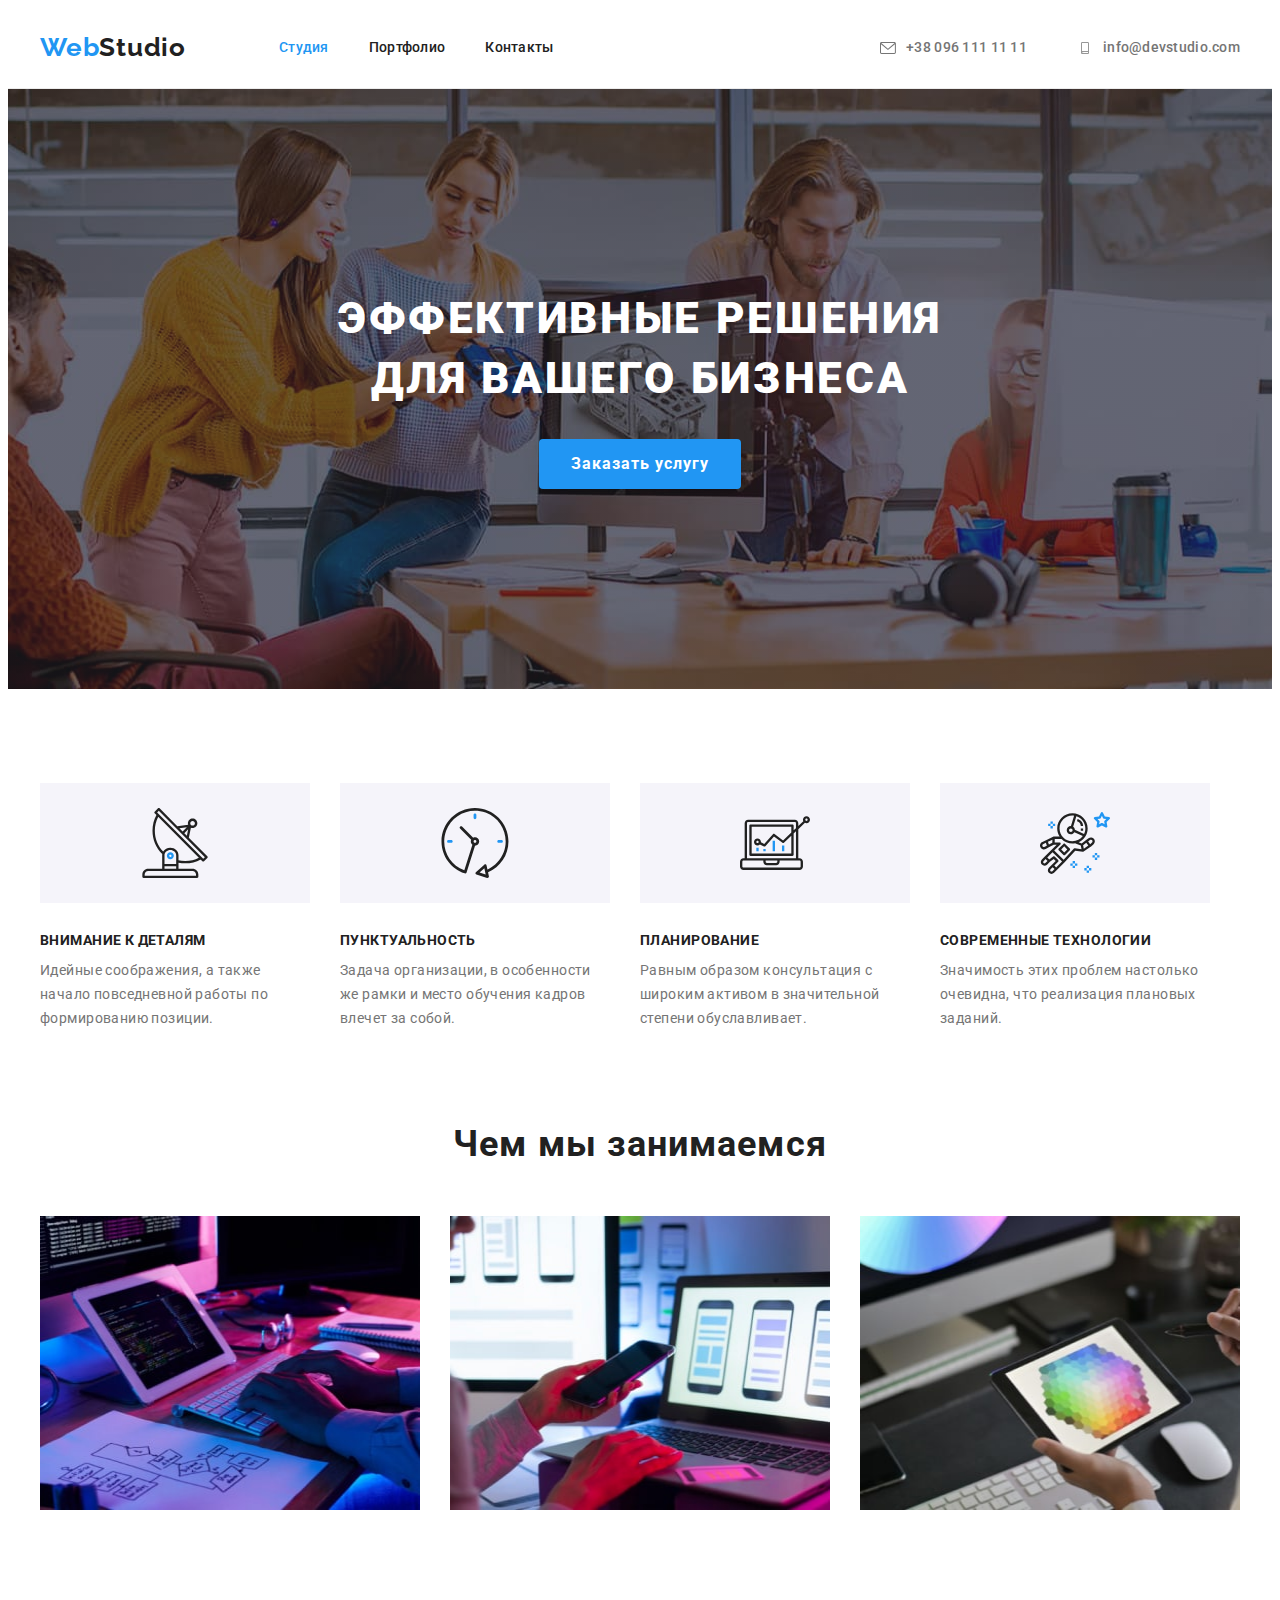
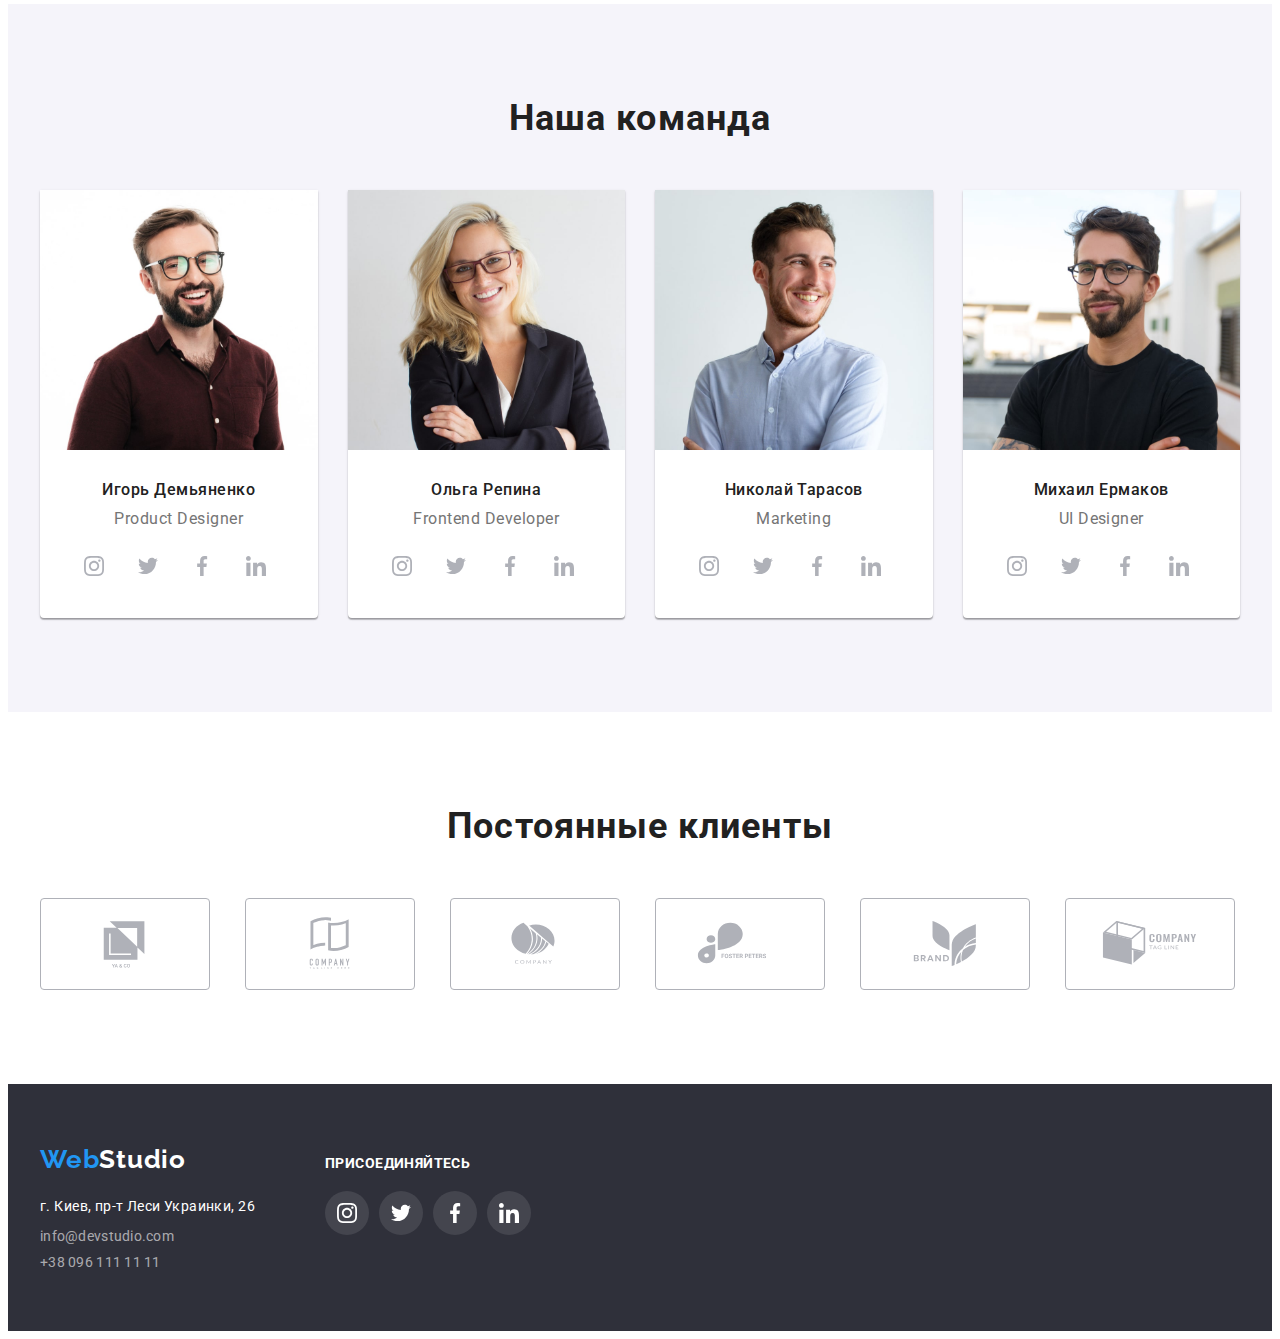
<file: index.html>
<!DOCTYPE html>
<html lang="ru">
<head>
    <meta charset="UTF-8">
    <meta http-equiv="X-UA-Compatible" content="IE=edge">
    <meta name="viewport" content="width=device-width, initial-scale=1.0">
    <title>Web Studio</title>
    <link rel="preconnect" href="https://fonts.googleapis.com">
    <link rel="preconnect" href="https://fonts.gstatic.com" crossorigin>
    <link href="https://fonts.googleapis.com/css2?family=Raleway:wght@700&family=Roboto:wght@400;500;700;900&display=swap"
        rel="stylesheet">
    <link rel="stylesheet" href="https://cdnjs.cloudflare.com/ajax/libs/modern-normalize/1.1.0/modern-normalize.min.css"
            integrity="sha512-wpPYUAdjBVSE4KJnH1VR1HeZfpl1ub8YT/NKx4PuQ5NmX2tKuGu6U/JRp5y+Y8XG2tV+wKQpNHVUX03MfMFn9Q=="
            crossorigin="anonymous" referrerpolicy="no-referrer" />
    <link rel="stylesheet" href="./css/styles.css"/>
</head>
<body>
    <!-- ШАПКА САЙТА-->
    <header class="header">
        <div class="container header-container">
        <a class="link header-logo" href="./index.html"><span class="header-logo-half">Web</span>Studio</a>
        <nav class="header-navigation">
        <ul class="list header-list">
            <li class="header-item"><a class="link header-link current" href="./index.html">Студия</a></li>
            <li class="header-item"><a class="link header-link" href="./portfolio.html">Портфолио</a></li>
            <li class="header-item"><a class="link header-link" href="">Контакты</a></li>
        </ul>
        </nav>
        <ul class="list header-list contact-placetment">
        <li class="header-tel-placement">
            <a class="link header-tel header-link" href="tel:+380961111111">
                <svg class="header-icon" width="16" height="12">
                    <use href="./main-page-images/sprite.svg#icon-envelope"></use>
                </svg> +38 096 111 11 11</a></li>
        <li><a class="link header-mail header-link" href="mailto:info@devstudio.com">
            <svg class="header-icon" width="16" height="12">
                <use href="./main-page-images/sprite.svg#icon-smartphone"></use>
            </svg>info@devstudio.com</a></li>
        </ul>
        </div>
    </header>
    <!-- ОСНОВНОЙ КОНТЕНТ-->
    <main>
        <section class="hero">
            <div class="container">
            <h1 class="main-title">Эффективные решения для вашего бизнеса</h1>
            <button class="main-button" type="button">Заказать услугу</button>
            </div>
        </section>
        <section class="specialities">
            <div class="container">
            <ul class="list specialities-container">
                <li class="specialities-item">
                    <div class="specialities-icon">
                        <svg width="70" height="70">
                            <use href="main-page-images/sprite.svg#icon-antenna"></use>
                        </svg>
                    </div>
                    <h3 class="specialities-title">Внимание к деталям</h3>
                    <p class="specialities-content">Идейные соображения, а также начало повседневной работы по формированию позиции.</p>
                </li>
                <li class="specialities-item">
                    <div class="specialities-icon">
                        <svg width="70" height="70">
                            <use href="main-page-images/sprite.svg#icon-clock"></use>
                        </svg>
                    </div>
                    <h3 class="specialities-title">Пунктуальность</h3>
                    <p class="specialities-content">Задача организации, в особенности же рамки и место обучения кадров влечет за собой.</p>
                </li>
                <li class="specialities-item">
                    <div class="specialities-icon">
                        <svg width="70" height="70">
                            <use href="main-page-images/sprite.svg#icon-diagram"></use>
                        </svg>
                    </div>
                    <h3 class="specialities-title">Планирование</h3>
                    <p class="specialities-content">Равным образом консультация с широким активом в значительной степени обуславливает.</p>
                </li>
                <li class="specialities-item">
                    <div class="specialities-icon">
                        <svg width="70" height="70">
                            <use href="main-page-images/sprite.svg#icon-astronaut"></use>
                        </svg>
                    </div>
                    <h3 class="specialities-title">Современные технологии</h3>
                    <p class="specialities-content">Значимость этих проблем настолько очевидна, что реализация плановых заданий.</p>
                </li>
            </ul>
            </div>
        </section>
        <section class="what-we-do">
            <div class="container">
            <h2 class="what-we-do-title">Чем мы зaнимаемся</h2>
            <ul class="list what-we-do-container" >
                <li class="what-we-do-item"><img src="./main-page-images/img.jpg" alt="Бекэнд" width="370" height="294"></li>
                <li class="what-we-do-item"><img src="./main-page-images/img1.jpg" alt="Фронтэнд" width="370" height="294"></li>
                <li class="what-we-do-item"><img src="./main-page-images/img2.jpg" alt="Дизайн" width="370" height="294"></li>
            </ul>
            </div>
        </section>
        <section class="our-team">
            <div class="container">
            <h2 class="our-team-title">Наша команда</h2>
            <ul class="list our-team-container">
                <li class="our-team-item">
                    <img src="./main-page-images/img3.jpg" alt="Игорь Демьяненко" width="270" height="260">
                    <div class="our-team-text-placement">
                    <h3 class="our-team-member-title">Игорь Демьяненко</h3>
                    <p class="our-team-content">Product Designer</p>
                    <ul class="list our-team-social-list">
                        <li class="our-team-social-iteam">
                            <a href="" class="our-team-social-link">
                                <svg class="our-team-social-icon" width="20" height="20">
                                    <use href="./main-page-images/sprite.svg#icon-instagram"></use>
                                </svg>
                            </a>
                        </li>
                        <li class="our-team-social-iteam">
                            <a href="" class="our-team-social-link">
                                <svg class="our-team-social-icon" width="20" height="20">
                                    <use href="./main-page-images/sprite.svg#icon-twitter"></use>
                                </svg>
                            </a>
                        </li>
                        <li class="our-team-social-iteam">
                            <a href="" class="our-team-social-link">
                                <svg class="our-team-social-icon" width="20" height="20">
                                    <use href="./main-page-images/sprite.svg#icon-facebook"></use>
                                </svg>
                            </a>
                        </li>
                        <li class="our-team-social-iteam">
                            <a href="" class="our-team-social-link">
                                <svg class="our-team-social-icon" width="20" height="20">
                                    <use href="./main-page-images/sprite.svg#icon-linkedin"></use>
                                </svg>
                            </a>
                        </li>
                    </ul>
                    </div>
                </li>
                <li class="our-team-item">
                    <img src="./main-page-images/img4.jpg" alt="Ольга Репина" width="270" height="260">
                    <div class="our-team-text-placement">
                    <h3 class="our-team-member-title">Ольга Репина</h3>
                    <p class="our-team-content">Frontend Developer</p>
                    <ul class="list our-team-social-list">
                        <li class="our-team-social-iteam">
                            <a href="" class="our-team-social-link">
                                <svg class="our-team-social-icon" width="20" height="20">
                                    <use href="./main-page-images/sprite.svg#icon-instagram"></use>
                                </svg>
                            </a>
                        </li>
                        <li class="our-team-social-iteam">
                            <a href="" class="our-team-social-link">
                                <svg class="our-team-social-icon" width="20" height="20">
                                    <use href="./main-page-images/sprite.svg#icon-twitter"></use>
                                </svg>
                            </a>
                        </li>
                        <li class="our-team-social-iteam">
                            <a href="" class="our-team-social-link">
                                <svg class="our-team-social-icon" width="20" height="20">
                                    <use href="./main-page-images/sprite.svg#icon-facebook"></use>
                                </svg>
                            </a>
                        </li>
                        <li class="our-team-social-iteam">
                            <a href="" class="our-team-social-link">
                                <svg class="our-team-social-icon" width="20" height="20">
                                    <use href="./main-page-images/sprite.svg#icon-linkedin"></use>
                                </svg>
                            </a>
                        </li>
                    </ul>
                    </div>
                </li>
                <li class="our-team-item">
                    <img src="./main-page-images/img5.jpg" alt="Николай Тарасов" width="270" height="260">
                    <div class="our-team-text-placement">
                    <h3 class="our-team-member-title">Николай Тарасов</h3>
                    <p class="our-team-content">Marketing</p>
                    <ul class="list our-team-social-list">
                        <li class="our-team-social-iteam">
                            <a href="" class="our-team-social-link">
                                <svg class="our-team-social-icon" width="20" height="20">
                                    <use href="./main-page-images/sprite.svg#icon-instagram"></use>
                                </svg>
                            </a>
                        </li>
                        <li class="our-team-social-iteam">
                            <a href="" class="our-team-social-link">
                                <svg class="our-team-social-icon" width="20" height="20">
                                    <use href="./main-page-images/sprite.svg#icon-twitter"></use>
                                </svg>
                            </a>
                        </li>
                        <li class="our-team-social-iteam">
                            <a href="" class="our-team-social-link">
                                <svg class="our-team-social-icon" width="20" height="20">
                                    <use href="./main-page-images/sprite.svg#icon-facebook"></use>
                                </svg>
                            </a>
                        </li>
                        <li class="our-team-social-iteam">
                            <a href="" class="our-team-social-link">
                                <svg class="our-team-social-icon" width="20" height="20">
                                    <use href="./main-page-images/sprite.svg#icon-linkedin"></use>
                                </svg>
                            </a>
                        </li>
                    </ul>
                    </div>
                </li>
                <li class="our-team-item">
                    <img src="./main-page-images/img6.jpg" alt="Михаил Ермаков" width="270" height="260">
                    <div class="our-team-text-placement">
                    <h3 class="our-team-member-title">Михаил Ермаков</h3>
                    <p class="our-team-content">UI Designer</p>
                    <ul class="list our-team-social-list">
                        <li class="our-team-social-iteam">
                            <a href="" class="our-team-social-link">
                                <svg class="our-team-social-icon" width="20" height="20">
                                    <use href="./main-page-images/sprite.svg#icon-instagram"></use>
                                </svg>
                            </a>
                        </li>
                        <li class="our-team-social-iteam">
                            <a href="" class="our-team-social-link">
                                <svg class="our-team-social-icon" width="20" height="20">
                                    <use href="./main-page-images/sprite.svg#icon-twitter"></use>
                                </svg>
                            </a>
                        </li>
                        <li class="our-team-social-iteam">
                            <a href="" class="our-team-social-link">
                                <svg class="our-team-social-icon" width="20" height="20">
                                    <use href="./main-page-images/sprite.svg#icon-facebook"></use>
                                </svg>
                            </a>
                        </li>
                        <li class="our-team-social-iteam">
                            <a href="" class="our-team-social-link">
                                <svg class="our-team-social-icon" width="20" height="20">
                                    <use href="./main-page-images/sprite.svg#icon-linkedin"></use>
                                </svg>
                            </a>
                        </li>
                    </ul>
                    </div>
                </li>
            </ul>
            </div>
        </section>
        <section class="regular-customers">
            <div class="container">
                <h2 class="regular-customers-title">Постоянные клиенты</h2>
                <ul class="list regular-customers-list">
                    <li class="regular-customers-item">
                        <a href="" class="regular-customers-link">
                                <svg class="regular-customers-icon" width="106" height="60">
                                    <use href="./main-page-images/sprite.svg#icon-client1"></use>
                                </svg>
                            </a>
                    </li>
                    <li class="regular-customers-item">
                        <a href="" class="regular-customers-link">
                            <svg class="regular-customers-icon" width="106" height="60">
                                <use href="./main-page-images/sprite.svg#icon-client2"></use>
                            </svg>
                        </a>
                    </li>
                    <li class="regular-customers-item">
                        <a href="" class="regular-customers-link">
                            <svg class="regular-customers-icon" width="106" height="60">
                                <use href="./main-page-images/sprite.svg#icon-client3"></use>
                            </svg>
                        </a>
                    </li>
                    <li class="regular-customers-item">
                        <a href="" class="regular-customers-link">
                            <svg class="regular-customers-icon" width="106" height="60">
                                <use href="./main-page-images/sprite.svg#icon-client4"></use>
                            </svg>
                        </a>
                    </li>
                    <li class="regular-customers-item">
                        <a href="" class="regular-customers-link">
                            <svg class="regular-customers-icon" width="106" height="60">
                                <use href="./main-page-images/sprite.svg#icon-client5"></use>
                            </svg>
                        </a>
                    </li>
                    <li class="regular-customers-item">
                        <a href="" class="regular-customers-link">
                            <svg class="regular-customers-icon" width="106" height="60">
                                <use href="./main-page-images/sprite.svg#icon-client6"></use>
                            </svg>
                        </a>
                    </li>
                </ul>
            </div>
        </section>
    </main>
    <!--ПОДВАЛ-->
    <footer class="footer">
        <div class="container footer-connect-wrap">
                <div class="">
                    <a class="link footer-logo" href="./index.html"><span class="footer-logo-half">Web</span>Studio</a>
                    <address class="links-placement">
                    <ul class="list">
                        <li class="footer-links-item"><a class="link footer-map" href="https://goo.gl/maps/WWmgvSHM27YMRbb8A" target="_blank" rel="noopener noreferrer">г. Киев, пр-т Леси Украинки, 26</a></li>
                        <li class="footer-links-item"><a class="link footer-mail" href="mailto:info@devstudio.com">info@devstudio.com</a></li>
                        <li><a class="link footer-tel" href="tel:+380961111111">+38 096 111 11 11</a></li>
                    </ul>
                    </address>
                </div>
        <div class="join-us">
            <p class="join-us-title">Присоединяйтесь</p>
            <ul class="list join-us-social-list">
                <li class="join-us-social-item">
                    <a href="" class="join-us-social-link">
                        <svg class="join-us-social-icon" width="20" height="20">
                            <use href="./main-page-images/sprite.svg#icon-instagram"></use>
                        </svg>
                    </a>
                </li>
                <li class="join-us-social-item">
                    <a href="" class="join-us-social-link">
                        <svg class="join-us-social-icon" width="20" height="20">
                            <use href="./main-page-images/sprite.svg#icon-twitter"></use>
                        </svg>
                    </a>
                </li>
                <li class="join-us-social-item">
                    <a href="" class="join-us-social-link">
                        <svg class="join-us-social-icon" width="20" height="20">
                            <use href="./main-page-images/sprite.svg#icon-facebook"></use>
                        </svg>
                    </a>
                </li>
                <li class="join-us-social-item">
                    <a href="" class="join-us-social-link">
                        <svg class="join-us-social-icon" width="20" height="20">
                            <use href="./main-page-images/sprite.svg#icon-linkedin"></use>
                        </svg>
                    </a>
                </li>
            </ul>
        </div>
        </div>
    </footer>
</body>
</html>
</file>
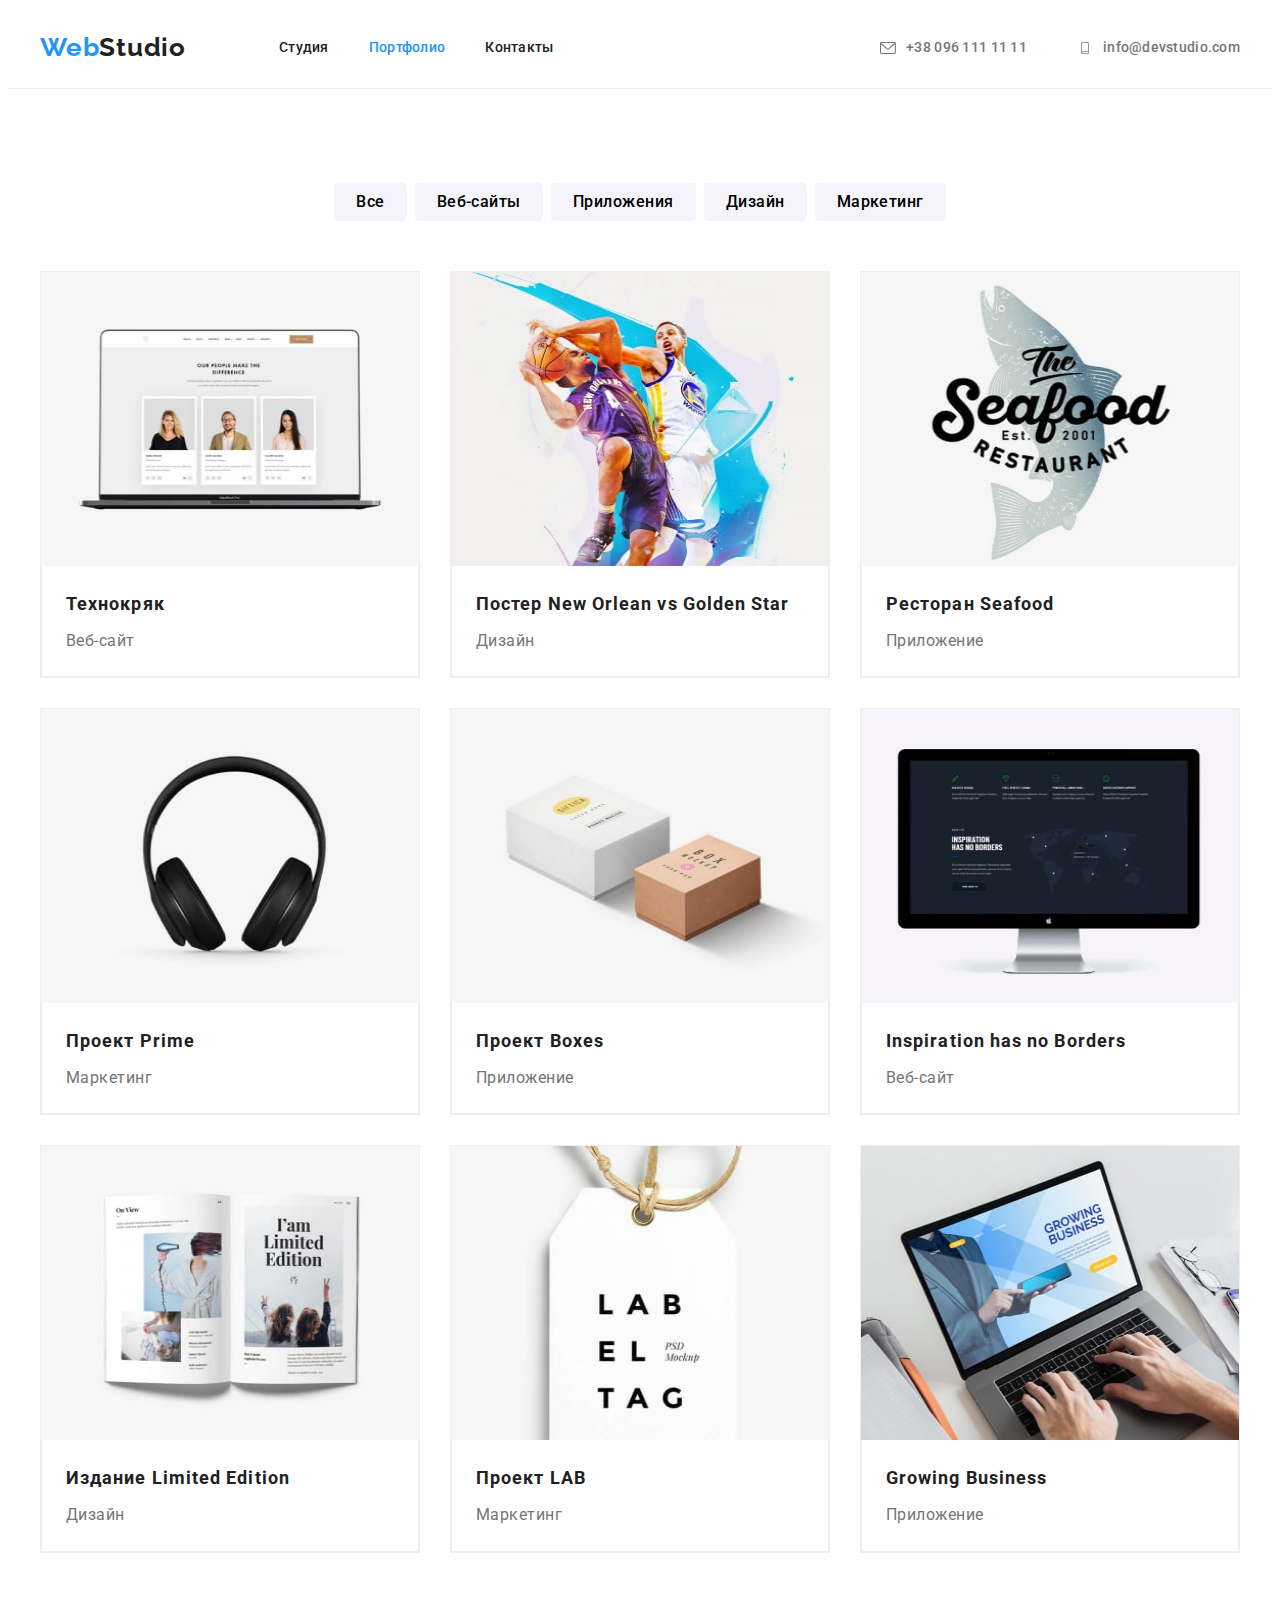
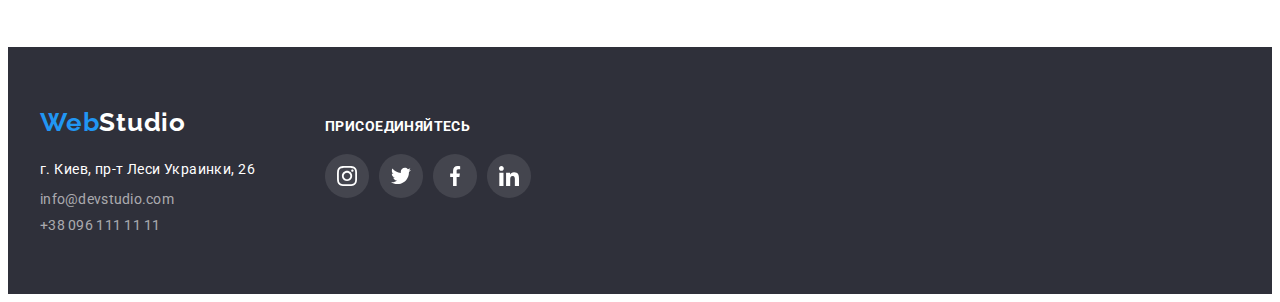
<file: portfolio.html>
<!DOCTYPE html>
<html lang="ru">

<head>
    <meta charset="UTF-8">
    <meta http-equiv="X-UA-Compatible" content="IE=edge">
    <meta name="viewport" content="width=device-width, initial-scale=1.0">
    <title>Web Studio</title>
    <link rel="preconnect" href="https://fonts.googleapis.com">
    <link rel="preconnect" href="https://fonts.gstatic.com" crossorigin>
    <link href="https://fonts.googleapis.com/css2?family=Raleway:wght@700&family=Roboto:wght@400;500;700;900&display=swap"
        rel="stylesheet">
    <link rel="stylesheet" href="https://cdnjs.cloudflare.com/ajax/libs/modern-normalize/1.1.0/modern-normalize.min.css"
        integrity="sha512-wpPYUAdjBVSE4KJnH1VR1HeZfpl1ub8YT/NKx4PuQ5NmX2tKuGu6U/JRp5y+Y8XG2tV+wKQpNHVUX03MfMFn9Q=="
        crossorigin="anonymous" referrerpolicy="no-referrer" />
    <link rel="stylesheet" href="./css/styles.css"/>
</head>

<body>
    <!-- ШАПКА САЙТА-->
    <header class="header">
        <div class="container header-container">
            <a class="link header-logo" href="./index.html"><span class="header-logo-half">Web</span>Studio</a>
            <nav class="header-navigation">
                <ul class="list header-list">
                    <li class="header-item"><a class="link header-link" href="./index.html">Студия</a></li>
                    <li class="header-item"><a class="link header-link current" href="./portfolio.html">Портфолио</a></li>
                    <li class="header-item"><a class="link header-link" href="">Контакты</a></li>
                </ul>
            </nav>
            <ul class="list header-list contact-placetment">
                <li class="header-tel-placement">
                    <a class="link header-tel header-link" href="tel:+380961111111">
                        <svg class="header-icon" width="16" height="12">
                            <use href="./main-page-images/sprite.svg#icon-envelope"></use>
                        </svg> +38 096 111 11 11</a>
                </li>
                <li><a class="link header-mail header-link" href="mailto:info@devstudio.com">
                        <svg class="header-icon" width="16" height="12">
                            <use href="./main-page-images/sprite.svg#icon-smartphone"></use>
                        </svg>info@devstudio.com</a></li>
            </ul>
        </div>
    </header>
        <!-- ОСНОВНОЙ КОНТЕНТ-->
        <main>
            <section class="portfolio">
                <div class="container">
            <h1 class="visually-hidden">Портфолио наших проектов</h1>
            <!--Панель фильтров-->
            <ul class="list filter-buttons-container">
                <li class="filter-item"><button class="filter-buttons" type="button">Все</button></li>
                <li class="filter-item"><button class="filter-buttons" type="button">Веб-сайты</button></li>
                <li class="filter-item"><button class="filter-buttons" type="button">Приложения</button></li>
                <li class="filter-item"><button class="filter-buttons" type="button">Дизайн</button></li>
                <li class="filter-item"><button class="filter-buttons" type="button">Маркетинг</button></li>
            </ul>
            <!--ПРИМЕРЫ ПРОЕКТОВ-->
            <ul class="list project-container">
                <li class="project-item">
                    <a class="link project-item-effect" href="">
                    <img src="./portfolio-images/img1.jpg" alt="Технокряк" width="370" height="294">
                    <div class="project-item-text-placement">
                        <h2 class="project-title">Технокряк</h2>
                        <p class="project-direction">Веб-сайт</p>
                    </div>
                    </a>
                </li>
                <li class="project-item">
                    <a class="link project-item-effect" href="">
                    <img src="./portfolio-images/img2.jpg" alt="Постер New Orlean vs Golden Star" width="370" height="294">
                    <div class="project-item-text-placement">
                    <h2 class="project-title">Постер New Orlean vs Golden Star</h2>
                    <p class="project-direction">Дизайн</p>
                    </div>
                    </a>
                </li>
                <li class="project-item">
                    <a class="link project-item-effect" href="">
                    <img src="./portfolio-images/img3.jpg" alt="Ресторан Seafood" width="370" height="294">
                    <div class="project-item-text-placement">
                    <h2 class="project-title">Ресторан Seafood</h2>
                    <p class="project-direction">Приложение</p>
                    </div>
                    </a>
                </li>
                <li class="project-item">
                    <a class="link project-item-effect" href="">
                    <img src="./portfolio-images/img4.jpg" alt="Проект Prime" width="370" height="294">
                    <div class="project-item-text-placement">
                    <h2 class="project-title">Проект Prime</h2>
                    <p class="project-direction">Маркетинг</p>
                    </div>
                    </a>
                </li>
                <li class="project-item">
                    <a class="link project-item-effect" href="">
                    <img src="./portfolio-images/img5.jpg" alt="Проект Boxes" width="370" height="294">
                    <div class="project-item-text-placement">
                    <h2 class="project-title">Проект Boxes</h2>
                    <p class="project-direction">Приложение</p>
                    </div>
                    </a>
                </li>
                <li class="project-item">
                    <a class="link project-item-effect" href="">
                    <img src="./portfolio-images/img6.jpg" alt="Inspiration has no Borders" width="370" height="294">
                    <div class="project-item-text-placement">
                    <h2 class="project-title">Inspiration has no Borders</h2>
                    <p class="project-direction">Веб-сайт</p>
                    </div>
                    </a>
                </li>
                <li class="project-item">
                    <a class="link project-item-effect" href="">
                    <img src="./portfolio-images/img7.jpg" alt="Издание Limited Edition" width="370" height="294">
                    <div class="project-item-text-placement">
                    <h2 class="project-title">Издание Limited Edition</h2>
                    <p class="project-direction">Дизайн</p>
                    </div>
                    </a>
                </li>
                <li class="project-item">
                    <a class="link project-item-effect" href="">
                    <img src="./portfolio-images/img8.jpg" alt="Проект LAB" width="370" height="294">
                    <div class="project-item-text-placement">
                    <h2 class="project-title">Проект LAB</h2>
                    <p class="project-direction">Маркетинг</p>
                    </div>
                    </a>
                </li>
                <li class="project-item">
                    <a class="link project-item-effect" href="">
                    <img src="./portfolio-images/img9.jpg" alt="Growing Business" width="370" height="294">
                    <div class="project-item-text-placement">
                    <h2 class="project-title">Growing Business</h2>
                    <p class="project-direction">Приложение</p>
                    </div>
                    </a>
                </li>
            </ul>
            </div>
            </section>
        </main>
    <!--ПОДВАЛ-->
    <footer class="footer">
        <div class="container footer-connect-wrap">
            <div class="">
                <a class="link footer-logo" href="./index.html"><span class="footer-logo-half">Web</span>Studio</a>
                <address class="links-placement">
                    <ul class="list">
                        <li class="footer-links-item"><a class="link footer-map"
                                href="https://goo.gl/maps/WWmgvSHM27YMRbb8A" target="_blank" rel="noopener noreferrer">г.
                                Киев, пр-т Леси Украинки, 26</a></li>
                        <li class="footer-links-item"><a class="link footer-mail"
                                href="mailto:info@devstudio.com">info@devstudio.com</a></li>
                        <li><a class="link footer-tel" href="tel:+380961111111">+38 096 111 11 11</a></li>
                    </ul>
                </address>
            </div>
            <div class="join-us">
                <p class="join-us-title">Присоединяйтесь</p>
                <ul class="list join-us-social-list">
                    <li class="join-us-social-item">
                        <a href="" class="join-us-social-link">
                            <svg class="join-us-social-icon" width="20" height="20">
                                <use href="./main-page-images/sprite.svg#icon-instagram"></use>
                            </svg>
                        </a>
                    </li>
                    <li class="join-us-social-item">
                        <a href="" class="join-us-social-link">
                            <svg class="join-us-social-icon" width="20" height="20">
                                <use href="./main-page-images/sprite.svg#icon-twitter"></use>
                            </svg>
                        </a>
                    </li>
                    <li class="join-us-social-item">
                        <a href="" class="join-us-social-link">
                            <svg class="join-us-social-icon" width="20" height="20">
                                <use href="./main-page-images/sprite.svg#icon-facebook"></use>
                            </svg>
                        </a>
                    </li>
                    <li class="join-us-social-item">
                        <a href="" class="join-us-social-link">
                            <svg class="join-us-social-icon" width="20" height="20">
                                <use href="./main-page-images/sprite.svg#icon-linkedin"></use>
                            </svg>
                        </a>
                    </li>
                </ul>
            </div>
        </div>
    </footer>
    </body>
    </html>
</file>
<file: css/styles.css>
/* основные селекторы */
:root {
  --primary-text-color: #212121;
  --secondary-text-color: #757575;
  --contact-info-color: #757575;
  --accent-color: #2196f3;
  --secondary-background-color: #2f303a;
  --icon-color: #afb1b8;
}
body {
  color: var(--primary-text-color);
  background-color: #ffffff;
  font-family: "roboto", sans-serif;
  font-size: 14px;
  letter-spacing: 0.03em;
}

p,
h1,
h2,
h3,
h4,
h5,
h6 {
  margin: 0;
}
ul {
  margin: 0;
  padding: 0;
}

img {
  display: block;
  width: 100%;
}

.list {
  list-style: none;
}
.link {
  text-decoration: none;
}

.container {
  width: 1200px;
  padding-left: 15px;
  padding-right: 15px;
  margin: 0 auto;
}

/* селекторы хедера */

.header {
  border-bottom: 1px solid #ececec;
}

.header-container {
  display: flex;
  align-items: center;
}

.header-list {
  display: flex;
}

.header-logo {
  margin-right: 93px;
}

.header-link {
  padding-top: 32px;
  padding-bottom: 32px;
  display: flex;
  align-items: center;
}

.header-item:not(:last-child) {
  margin-right: 40px;
}

.contact-placetment {
  margin-left: auto;
}

.header-tel-placement {
  margin-right: 50px;
}

.header-logo {
  font-family: Raleway;
  font-weight: 700;
  font-size: 26px;
  line-height: 1.2;
  letter-spacing: 0.03em;
  color: var(--primary-text-color);
}
.header-logo:hover,
.header-logo:focus {
  color: var(--accent-color);
}
.header-logo-half {
  color: #2196f3;
}
.header-navigation {
}

.header-link {
  color: var(--primary-text-color);
  font-weight: 500;
  font-size: 14px;
  line-height: 1.14;
  letter-spacing: 0.02em;
}
.header-link:hover,
.header-link:focus {
  color: var(--accent-color);
}
.current {
  color: var(--accent-color);
}

.header-icon {
  margin-right: 10px;
  fill: currentColor;
}

.header-tel {
  font-weight: 500;
  font-size: 14px;
  line-height: 1.14;
  letter-spacing: 0.02em;
  color: var(--contact-info-color);
}
.header-tel:hover,
.header-tel:focus {
  color: var(--accent-color);
}
.header-mail {
  font-weight: 500;
  font-size: 14px;
  line-height: 1.14;
  letter-spacing: 0.02em;
  color: var(--contact-info-color);
}
.header-mail:hover,
.header-mail:focus {
  color: var(--accent-color);
}

/* ОСНОВНОЙ КОНТЕНТ */

.specialities-container {
  display: flex;
}

.specialities-item:not(:last-child) {
  margin-right: 30px;
}

.specialities-item {
  width: 270px;
}

.specialities-content {
  margin-top: 10px;
}

.what-we-do-title {
  margin-bottom: 50px;
}

.what-we-do-container {
  display: flex;
  flex-wrap: wrap;
  margin-right: -30px;
  margin-top: -30px;
}

.what-we-do-item {
  width: calc(100% / 3 - 30px);
  margin-right: 30px;
  margin-top: 30px;
}

/*.what-we-do-item {
  margin-top: 50px;
}

.what-we-do-item:not(:last-child) {
  margin-right: 30px;
}*/

.our-team-container {
  display: flex;
  flex-wrap: wrap;
  margin-right: -30px;
  margin-top: -30px;
}

.our-team-item {
  width: calc(100% / 4 - 30px);
  margin-right: 30px;
  margin-top: 30px;
  background: #ffffff;
  box-shadow: 0px 1px 3px rgba(0, 0, 0, 0.12), 0px 1px 1px rgba(0, 0, 0, 0.14),
    0px 2px 1px rgba(0, 0, 0, 0.2);
  border-radius: 0px 0px 4px 4px;
}

.our-team-text-placement {
  padding-top: 30px;
  padding-bottom: 30px;
  padding-left: 32px;
  padding-right: 32px;
}

.our-team-content {
  margin-top: 10px;
}

.our-team-social-list {
  display: flex;
  margin-top: 16px;
}

.our-team-social-iteam + .our-team-social-iteam {
  margin-left: 10px;
}

.our-team-social-link {
  display: flex;
  justify-content: center;
  align-items: center;
  width: 44px;
  height: 44px;
  border-radius: 50%;
  color: var(--icon-color);
}

.our-team-social-icon {
  fill: currentColor;
}

.our-team-social-link:hover,
.our-team-social-link:focus {
  background-color: var(--accent-color);
  color: #ffffff;
}

.hero {
  max-width: 1600px;
  margin: 0 auto;
  text-align: center;
  background-image: linear-gradient(
      rgba(47, 48, 58, 0.4),
      rgba(47, 48, 58, 0.4)
    ),
    url(../main-page-images/hero-banner.jpg);
  padding-top: 200px;
  padding-bottom: 200px;
  background-repeat: no-repeat;
  background-position: center;
  background-size: cover;
}

.main-title {
  font-weight: 900;
  font-size: 44px;
  line-height: 1.36;
  letter-spacing: 0.06em;
  text-transform: uppercase;
  color: #ffffff;
  max-width: 696px;
  margin-left: auto;
  margin-right: auto;
}

.main-button {
  font-family: inherit;
  font-weight: 700;
  font-size: 16px;
  line-height: 1.88;
  letter-spacing: 0.06em;
  color: #ffffff;
  background-color: var(--accent-color);
  align-items: center;
  text-align: center;
  box-shadow: 0px 4px 4px rgba(0, 0, 0, 0.15);
  border-radius: 4px;
  cursor: pointer;
  border: none;
  padding: 10px 32px;
  margin-top: 30px;
}
.main-button:hover,
.main-button:focus {
  background-color: #188ce8;
}

.specialities {
  padding-top: 94px;
}

.specialities-icon {
  display: flex;
  justify-content: center;
  align-items: center;
  background-color: #f5f4fa;
  height: 120px;
  margin-bottom: 30px;
}

.specialities-title {
  font-weight: 700;
  font-size: 14px;
  line-height: 1.14;
  letter-spacing: 0.03em;
  text-transform: uppercase;
}
.specialities-content {
  font-weight: 400;
  font-size: 14px;
  line-height: 1.71;
  letter-spacing: 0.03em;
  color: var(--secondary-text-color);
}

.what-we-do {
  padding-top: 94px;
  padding-bottom: 94px;
}

.what-we-do-title {
  font-weight: 700;
  font-size: 36px;
  line-height: 1.16;
  text-align: center;
  letter-spacing: 0.03em;
}
.our-team {
  background-color: #f5f4fa;
  padding-top: 94px;
  padding-bottom: 94px;
}
.our-team-title {
  font-weight: 700;
  font-size: 36px;
  line-height: 1.16;
  text-align: center;
  letter-spacing: 0.03em;
  margin-bottom: 50px;
}
.our-team-member-title {
  font-weight: 500;
  font-size: 16px;
  line-height: 1.19;
  text-align: center;
  letter-spacing: 0.03em;
}
.our-team-content {
  font-weight: 400;
  font-size: 16px;
  line-height: 1.19;
  text-align: center;
  letter-spacing: 0.03em;
  color: var(--secondary-text-color);
}

.regular-customers {
  padding-top: 94px;
  padding-bottom: 94px;
  background-color: #ffffff;
}

.regular-customers-title {
  font-weight: 700;
  font-size: 36px;
  line-height: 1.16;
  text-align: center;
  letter-spacing: 0.03em;
  margin-bottom: 50px;
}

.regular-customers-list {
  display: flex;
  flex-wrap: wrap;
  margin-top: -30px;
  margin-right: -30px;
}

.regular-customers-item {
  width: calc(100% / 6 - 30px);
  margin-top: 30px;
  margin-right: 30px;
}

.regular-customers-link {
  display: flex;
  justify-content: center;
  align-items: center;
  width: 170px;
  height: 92px;
  border: 1px solid var(--icon-color);
  box-sizing: border-box;
  border-radius: 4px;
  color: var(--icon-color);
}

.regular-customers-link:hover,
.regular-customers-link:focus {
  color: var(--accent-color);
  border-color: var(--accent-color);
}

.regular-customers-link {
  fill: currentColor;
}

/* селекторы страницы портфолио */

.portfolio {
  padding-top: 94px;
  padding-bottom: 94px;
}

.filter-buttons-container {
  display: flex;
  justify-content: center;
  margin-bottom: 50px;
}

.filter-item:not(:last-child) {
  margin-right: 8px;
}

.project-container {
  display: flex;
  flex-wrap: wrap;
  margin-right: -30px;
  margin-top: -30px;
}

.project-item {
  width: calc(100% / 3 - 30px);
  margin-right: 30px;
  margin-top: 30px;
  background: #ffffff;
  border: 1px solid #eeeeee;
  box-sizing: border-box;
}

.project-item-effect {
  display: block;
}
.project-item-effect:focus,
.project-item-effect:hover {
  box-shadow: 0px 1px 1px rgba(0, 0, 0, 0.12), 0px 4px 4px rgba(0, 0, 0, 0.06),
    1px 4px 6px rgba(0, 0, 0, 0.16);
}

.project-item-text-placement {
  background: #ffffff;
  border-left: 1px solid #eeeeee;
  border-right: 1px solid #eeeeee;
  border-bottom: 1px solid #eeeeee;
  padding: 20px 24px;
}

.visually-hidden {
  position: absolute;
  white-space: nowrap;
  width: 1px;
  height: 1px;
  overflow: hidden;
  border: 0;
  padding: 0;
  clip: rect(0 0 0 0);
  clip-path: inset(50%);
  margin: -1px;
}
.filter-buttons {
  font-family: inherit;
  font-weight: 500;
  font-size: 16px;
  line-height: 1.6;
  text-align: center;
  letter-spacing: 0.03em;
  background: #f5f4fa;
  border-radius: 4px;
  cursor: pointer;
  border: none;
  padding: 6px 22px;
}
.filter-buttons:hover,
.filter-buttons:focus {
  color: #ffffff;
  background-color: var(--accent-color);
  box-shadow: 0px 3px 1px rgba(0, 0, 0, 0.1), 0px 1px 2px rgba(0, 0, 0, 0.08),
    0px 2px 2px rgba(0, 0, 0, 0.12);
}
.project-title {
  color: var(--primary-text-color);
  font-weight: 700;
  font-size: 18px;
  line-height: 2;
  letter-spacing: 0.06em;
}
.project-direction {
  font-weight: 400;
  font-size: 16px;
  line-height: 1.9;
  letter-spacing: 0.03em;
  color: var(--secondary-text-color);
  margin-top: 4px;
}
/* селекторы футера */

.links-placement {
  margin-top: 20px;
}

.footer-links-item {
  margin-bottom: 9px;
}

.footer {
  background-color: var(--secondary-background-color);
  padding-top: 60px;
  padding-bottom: 60px;
}

.footer-logo {
  font-family: Raleway;
  font-weight: 700;
  font-size: 26px;
  line-height: 1.2;
  letter-spacing: 0.03em;
  color: #ffffff;
}

.footer-logo:hover,
.footer-logo:focus {
  color: var(--accent-color);
}
.footer-logo-half {
  color: #2196f3;
}
.footer-map {
  font-family: inherit;
  font-style: normal;
  font-weight: 400;
  font-size: 14px;
  line-height: 1.71;
  letter-spacing: 0.03em;
  color: #ffffff;
}
.footer-map:hover,
.footer-map:focus {
  color: var(--accent-color);
}
.footer-tel {
  font-family: inherit;
  font-style: normal;
  font-weight: 400;
  font-size: 14px;
  line-height: 1.14;
  letter-spacing: 0.02em;
  color: rgba(255, 255, 255, 0.6);
}
.footer-tel:hover,
.footer-tel:focus {
  color: #ffffff;
}

.footer-mail {
  font-family: inherit;
  font-style: normal;
  font-weight: 400;
  font-size: 14px;
  line-height: 1.14;
  letter-spacing: 0.02em;
  color: rgba(255, 255, 255, 0.6);
}
.footer-mail:hover,
.footer-mail:focus {
  color: #ffffff;
}

.footer-connect-wrap {
  display: flex;
  align-items: baseline;
}

.join-us {
  margin-left: 70px;
}

.join-us-title {
  font-weight: 700;
  font-size: 14px;
  /* line-height: 1.14px; */
  letter-spacing: 0.03em;
  text-transform: uppercase;
  color: #ffffff;
}

.join-us-social-list {
  display: flex;
  margin-top: 20px;
}

.join-us-social-link {
  display: flex;
  justify-content: center;
  align-items: center;
  height: 44px;
  width: 44px;
  border-radius: 50%;
  background-color: rgba(255, 255, 255, 0.1);
}

.join-us-social-icon {
  fill: #ffffff;
}

.join-us-social-link:hover,
.join-us-social-link:focus {
  background-color: var(--accent-color);
}

.join-us-social-item + .join-us-social-item {
  margin-left: 10px;
}
</file>
